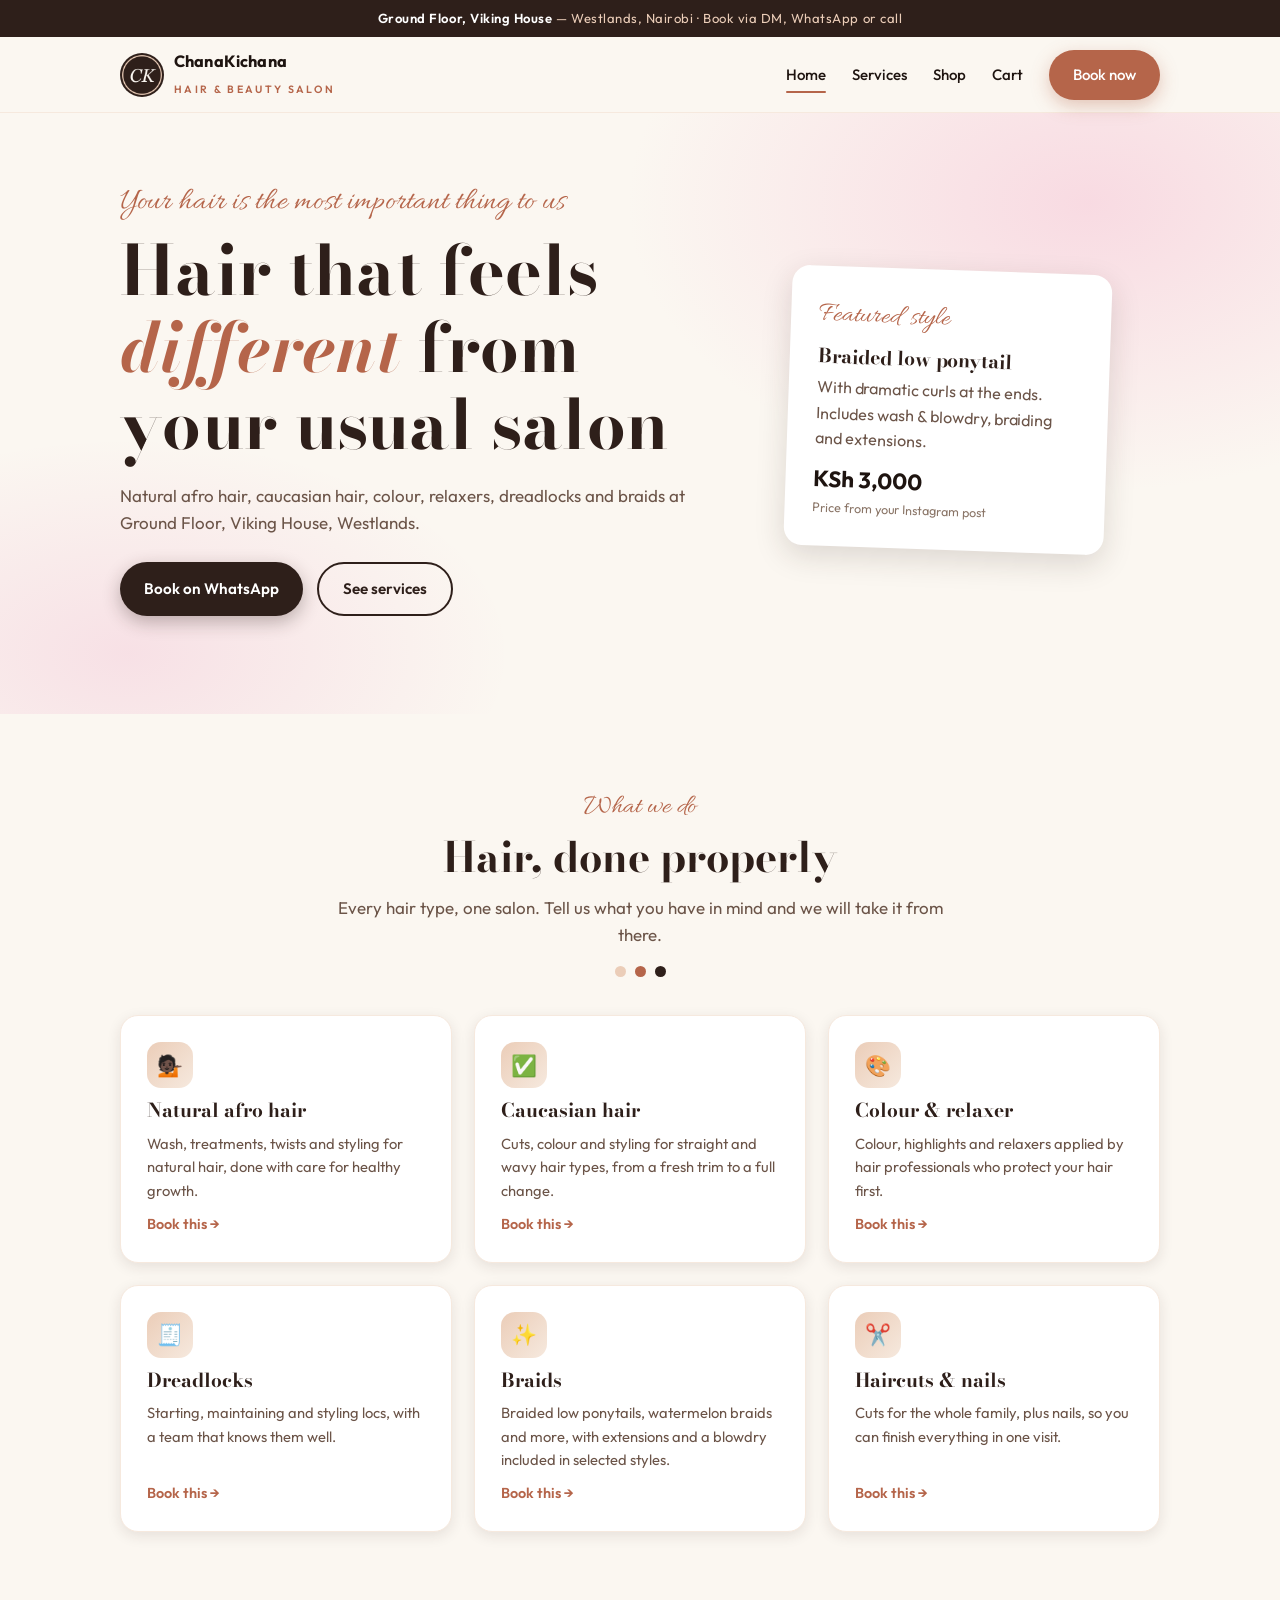
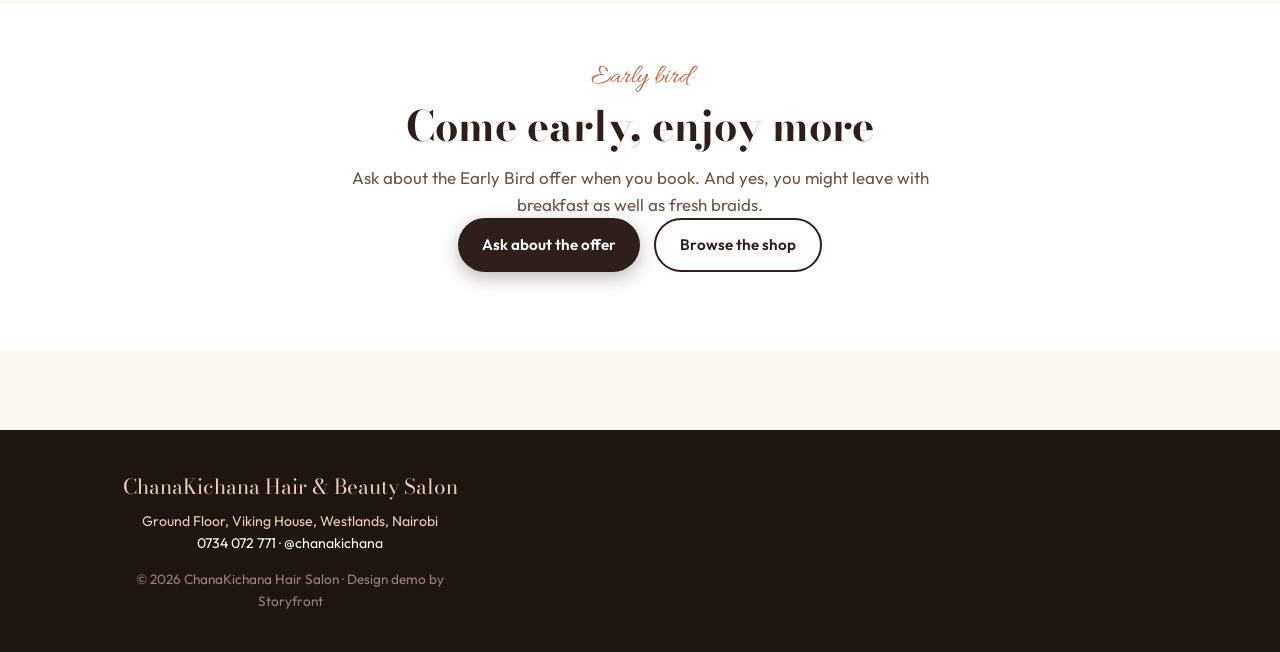
<file: index.html>
<!DOCTYPE html>
<html lang="en">
<head>
<meta charset="UTF-8">
<meta name="viewport" content="width=device-width, initial-scale=1.0">
<title>ChanaKichana Hair &amp; Beauty Salon | Westlands, Nairobi</title>
<meta name="description" content="Natural afro and caucasian hair, colour, relaxers, dreadlocks, braids and haircuts at Viking House, Westlands. Book via DM, WhatsApp or call.">
<link rel="icon" type="image/png" sizes="32x32" href="assets/img/favicon-32.png">
<link rel="icon" type="image/png" sizes="64x64" href="assets/img/favicon-64.png">
<link rel="apple-touch-icon" href="assets/img/favicon-180.png">
<link rel="preconnect" href="https://fonts.googleapis.com">
<link rel="preconnect" href="https://fonts.gstatic.com" crossorigin>
<link href="https://fonts.googleapis.com/css2?family=Bodoni+Moda:ital,wght@0,600;0,700;1,600&family=Outfit:wght@400;500;600;700&family=Allura&display=swap" rel="stylesheet">
<link rel="stylesheet" href="assets/css/style.css">
</head>
<body>
<div class="announce"><strong>Ground Floor, Viking House</strong> &mdash; Westlands, Nairobi &middot; Book via DM, WhatsApp or call</div>
<header class="site-header">
  <div class="header-in">
    <a class="brand" href="index.html">
      <img src="assets/img/logo-mark.png" alt="ChanaKichana logo">
      <span>
        <span class="brand-name">ChanaKichana</span><br>
        <span class="brand-sub">Hair &amp; Beauty Salon</span>
      </span>
    </a>
    <nav class="nav" id="nav">
      <button class="nav-close" aria-label="Close menu">&times;</button>
      <a href="index.html" class="active">Home</a>
      <a href="services.html">Services</a>
      <a href="shop.html">Shop</a>
      <a href="coming-soon.html" class="nav-cart">Cart</a>
      <a href="book.html" class="btn btn-magenta">Book now</a>
    </nav>
    <button class="nav-toggle" aria-label="Open menu"><span></span><span></span><span></span></button>
  </div>
</header>
<section class="hero">
  <div class="hero-in">
    <div class="hero-copy">
      <span class="eyebrow">Your hair is the most important thing to us</span>
      <h1>Hair that feels <em>different</em> from your usual salon</h1>
      <p class="lead">Natural afro hair, caucasian hair, colour, relaxers, dreadlocks and braids at Ground Floor, Viking House, Westlands.</p>
      <div class="hero-ctas">
        <a class="btn btn-wa" href="https://wa.me/254734072771?text=Hello%20ChanaKichana%20Hair%20Salon!%20I%27d%20like%20to%20book%20an%20appointment." target="_blank" rel="noopener">Book on WhatsApp</a>
        <a class="btn btn-ghost" href="services.html">See services</a>
      </div>
    </div>
    <div class="polaroids" aria-hidden="false" style="display:grid;place-items:center">
      <div style="background:#fff;border-radius:18px;padding:28px;max-width:320px;box-shadow:0 10px 30px rgba(46,31,26,.15);transform:rotate(2deg)">
        <span class="eyebrow">Featured style</span>
        <h3 style="font-family:var(--font-display);margin:8px 0">Braided low ponytail</h3>
        <p style="color:#6B5448">With dramatic curls at the ends. Includes wash &amp; blowdry, braiding and extensions.</p>
        <p style="font-size:1.4rem;font-weight:700;margin-top:10px">KSh 3,000</p>
        <p style="font-size:.78rem;color:#8a7567">Price from your Instagram post</p>
      </div>
    </div>
  </div>
</section>

<section class="section">
  <div class="wrap center reveal">
    <span class="eyebrow">What we do</span>
    <h2>Hair, done properly</h2>
    <p class="lead">Every hair type, one salon. Tell us what you have in mind and we will take it from there.</p>
    <div class="dots"><i></i><i></i><i></i></div>
  </div>
  <div class="wrap"><div class="cards"><div class="card reveal"><div class="ic">&#128129;&#127999;</div><h3>Natural afro hair</h3><p>Wash, treatments, twists and styling for natural hair, done with care for healthy growth.</p><a class="more" href="book.html">Book this &rarr;</a></div><div class="card reveal"><div class="ic">&#9989;</div><h3>Caucasian hair</h3><p>Cuts, colour and styling for straight and wavy hair types, from a fresh trim to a full change.</p><a class="more" href="book.html">Book this &rarr;</a></div><div class="card reveal"><div class="ic">&#127912;</div><h3>Colour &amp; relaxer</h3><p>Colour, highlights and relaxers applied by hair professionals who protect your hair first.</p><a class="more" href="book.html">Book this &rarr;</a></div><div class="card reveal"><div class="ic">&#129534;</div><h3>Dreadlocks</h3><p>Starting, maintaining and styling locs, with a team that knows them well.</p><a class="more" href="book.html">Book this &rarr;</a></div><div class="card reveal"><div class="ic">&#10024;</div><h3>Braids</h3><p>Braided low ponytails, watermelon braids and more, with extensions and a blowdry included in selected styles.</p><a class="more" href="book.html">Book this &rarr;</a></div><div class="card reveal"><div class="ic">&#9986;&#65039;</div><h3>Haircuts &amp; nails</h3><p>Cuts for the whole family, plus nails, so you can finish everything in one visit.</p><a class="more" href="book.html">Book this &rarr;</a></div></div></div>
</section>

<section class="section-tight" style="background:#fff">
  <div class="wrap center reveal">
    <span class="eyebrow">Early bird</span>
    <h2>Come early, enjoy more</h2>
    <p class="lead">Ask about the Early Bird offer when you book. And yes, you might leave with breakfast as well as fresh braids.</p>
    <div class="hero-ctas" style="justify-content:center"><a class="btn btn-wa" href="https://wa.me/254734072771?text=Hello%20ChanaKichana%20Hair%20Salon!%20I%27d%20like%20to%20book%20an%20appointment." target="_blank" rel="noopener">Ask about the offer</a><a class="btn btn-ghost" href="shop.html">Browse the shop</a></div>
  </div>
</section>
<footer class="site-footer" style="background:#1E1410;color:#EBCDB8;padding:40px 20px;text-align:center">
  <div class="wrap">
    <p style="font-family:var(--font-display);font-size:1.3rem;margin-bottom:6px">ChanaKichana Hair &amp; Beauty Salon</p>
    <p>Ground Floor, Viking House, Westlands, Nairobi</p>
    <p><a href="tel:+254734072771" style="color:#fff">0734 072 771</a> &middot; <a href="https://www.instagram.com/chanakichana/" target="_blank" rel="noopener" style="color:#fff">@chanakichana</a></p>
    <p style="opacity:.6;font-size:.85rem;margin-top:14px">&copy; <span id="yr">2026</span> ChanaKichana Hair Salon &middot; Design demo by Storyfront</p>
  </div>
</footer>
<script src="assets/js/main.js"></script>
</body>
</html>
</file>
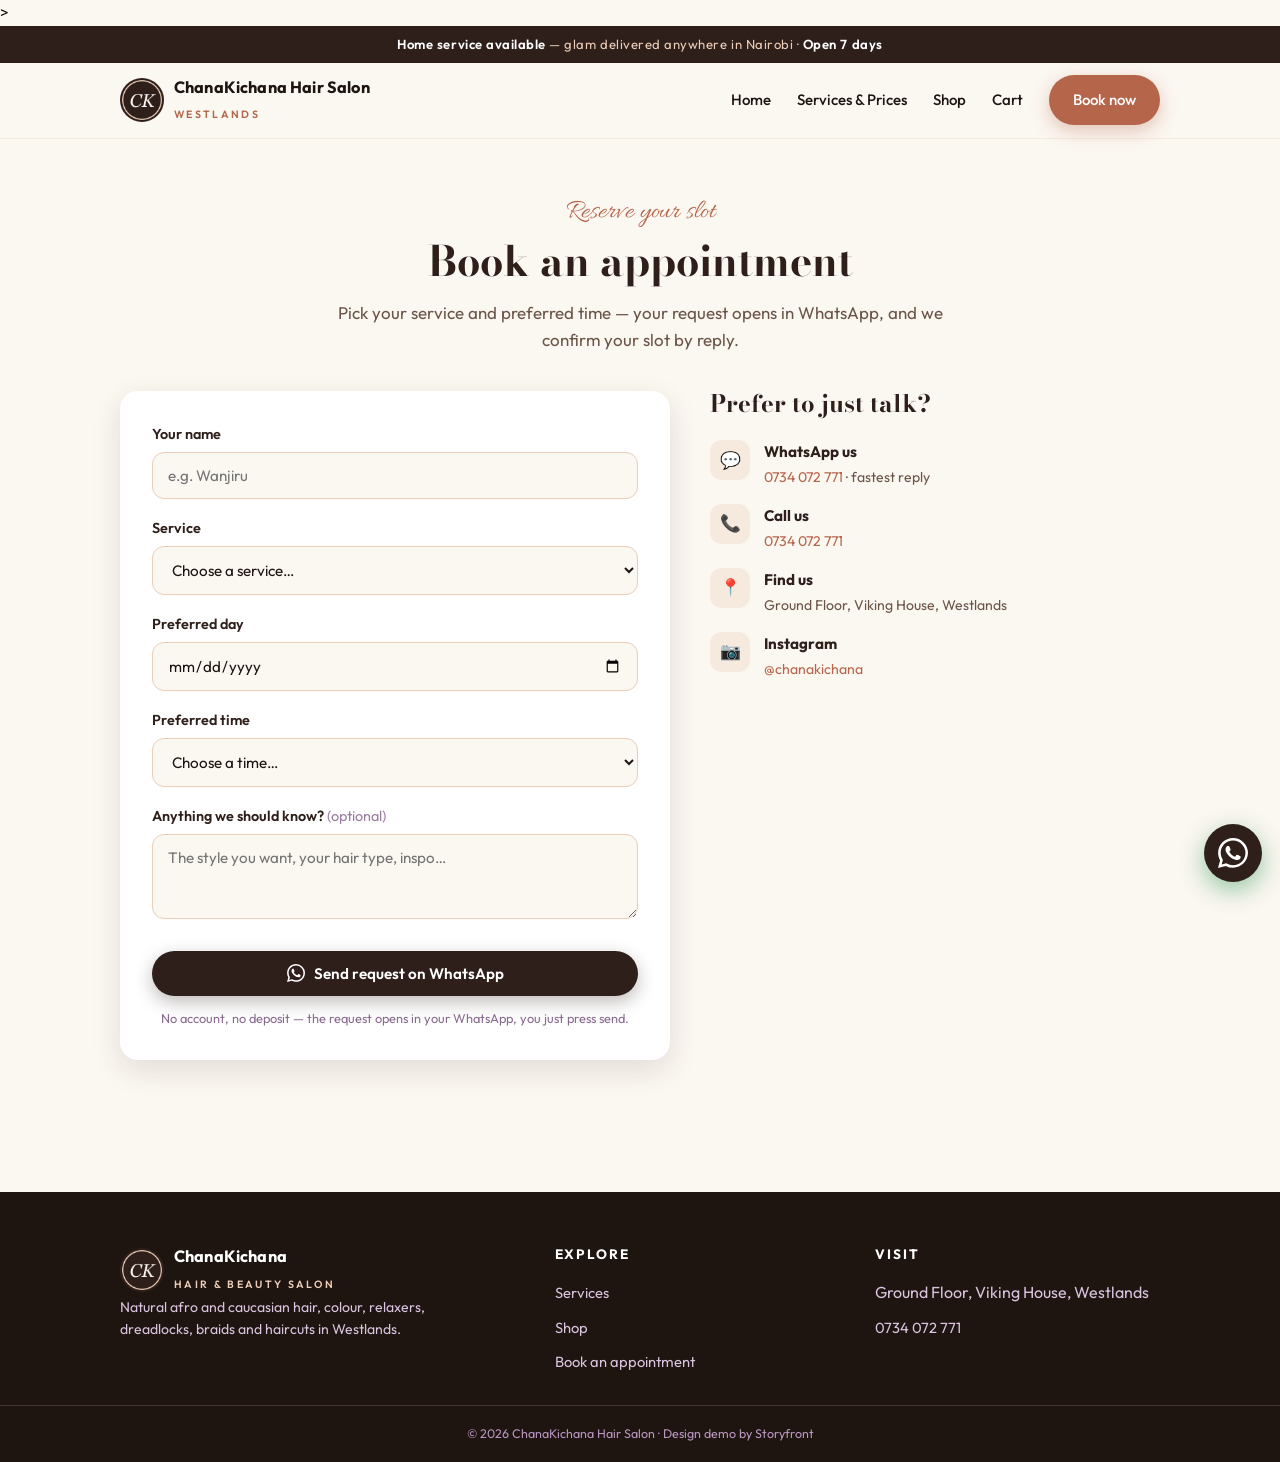
<file: book.html>
<!DOCTYPE html>
<html lang="en">
<head>
<meta charset="UTF-8">
<meta name="viewport" content="width=device-width, initial-scale=1.0">
<title>Book | ChanaKichana Hair &amp; Beauty Salon</title>
<meta name="description" content="Book your hair appointment at ChanaKichana, Viking House, Westlands, on WhatsApp.">>
<link rel="icon" type="image/png" sizes="32x32" href="assets/img/favicon-32.png">
<link rel="icon" type="image/png" sizes="64x64" href="assets/img/favicon-64.png">
<link rel="apple-touch-icon" href="assets/img/favicon-180.png">
<link rel="preconnect" href="https://fonts.googleapis.com">
<link rel="preconnect" href="https://fonts.gstatic.com" crossorigin>
<link href="https://fonts.googleapis.com/css2?family=Bodoni+Moda:ital,wght@0,600;0,700;1,600&family=Outfit:wght@400;500;600;700&family=Allura&display=swap" rel="stylesheet">
<link rel="stylesheet" href="assets/css/style.css">
</head>
<body>

<div class="announce"><strong>Home service available</strong> — glam delivered anywhere in Nairobi · <strong>Open 7 days</strong></div>

<header class="site-header">
  <div class="header-in">
    <a class="brand" href="index.html">
      <img src="assets/img/logo-mark.png" alt="ChanaKichana Hair Salon logo">
      <span>
        <span class="brand-name">ChanaKichana Hair Salon</span><br>
        <span class="brand-sub">Westlands</span>
      </span>
    </a>
    <nav class="nav" id="nav">
      <button class="nav-close" aria-label="Close menu">&times;</button>
      <a href="index.html">Home</a>
      <a href="services.html">Services &amp; Prices</a>
      <a href="shop.html">Shop</a>
      <a href="coming-soon.html" class="nav-cart">Cart</a>
      <a href="book.html" class="btn btn-magenta">Book now</a>
    </nav>
    <button class="nav-toggle" aria-label="Open menu"><span></span><span></span><span></span></button>
  </div>
</header>

<section class="section-tight">
  <div class="wrap center reveal">
    <span class="eyebrow">Reserve your slot</span>
    <h2>Book an appointment</h2>
    <p class="lead">Pick your service and preferred time — your request opens in WhatsApp, and we confirm your slot by reply.</p>
  </div>
  <div class="wrap">
    <div class="book-grid">
      <div class="form-card reveal">
        <form id="booking-form">
          <label for="bk-name">Your name</label>
          <input id="bk-name" type="text" placeholder="e.g. Wanjiru" required>

          <label for="bk-service">Service</label>
          <select id="bk-service" required>
            <option value="" disabled selected>Choose a service&hellip;</option><option>Braids</option><option>Natural hair wash &amp; treatment</option><option>Colour or relaxer</option><option>Dreadlocks</option><option>Haircut</option><option>Nails</option></select>

          <label for="bk-date">Preferred day</label>
          <input id="bk-date" type="date" required>

          <label for="bk-time">Preferred time</label>
          <select id="bk-time" required>
            <option value="" disabled selected>Choose a time…</option>
            <option>Morning (8am – 11am)</option>
            <option>Midday (11am – 2pm)</option>
            <option>Afternoon (2pm – 5pm)</option>
            <option>Evening (5pm – 8pm)</option>
          </select>

          <label for="bk-notes">Anything we should know? <span style="font-weight:400;color:#9a7ba0">(optional)</span></label>
          <textarea id="bk-notes" rows="3" placeholder="The style you want, your hair type, inspo…"></textarea>

          <button type="submit" class="btn btn-wa"><svg width="18" height="18" viewBox="0 0 24 24" fill="currentColor"><path d="M17.5 14.4c-.3-.15-1.76-.87-2.03-.97-.27-.1-.47-.15-.67.15-.2.3-.77.97-.94 1.17-.17.2-.35.22-.65.07-.3-.15-1.26-.46-2.4-1.48-.89-.79-1.49-1.77-1.66-2.07-.17-.3-.02-.46.13-.61.14-.13.3-.35.45-.52.15-.17.2-.3.3-.5.1-.2.05-.37-.02-.52-.08-.15-.68-1.63-.93-2.23-.24-.58-.49-.5-.67-.51h-.57c-.2 0-.52.07-.8.37-.27.3-1.04 1.02-1.04 2.5 0 1.47 1.07 2.9 1.22 3.1.15.2 2.1 3.2 5.1 4.49.71.3 1.27.49 1.7.63.72.23 1.37.2 1.88.12.58-.09 1.76-.72 2.01-1.42.25-.7.25-1.29.17-1.42-.07-.12-.27-.2-.57-.35zM12.05 21.8h-.01a9.87 9.87 0 0 1-5.03-1.38l-.36-.21-3.74.98 1-3.64-.24-.37a9.83 9.83 0 0 1-1.51-5.26c0-5.44 4.43-9.87 9.89-9.87a9.82 9.82 0 0 1 6.98 2.9 9.82 9.82 0 0 1 2.9 6.99c0 5.44-4.44 9.86-9.88 9.86zm8.4-18.27A11.8 11.8 0 0 0 12.04 0C5.46 0 .1 5.35.1 11.92c0 2.1.55 4.15 1.6 5.96L0 24l6.28-1.65a11.93 11.93 0 0 0 5.76 1.47h.01c6.58 0 11.93-5.35 11.93-11.93a11.86 11.86 0 0 0-3.53-8.36z"/></svg> Send request on WhatsApp</button>
          <p class="form-hint">No account, no deposit — the request opens in your WhatsApp, you just press send.</p>
        </form>
      </div>
      <div class="visit-info reveal">
        <h2 style="font-size:1.5rem">Prefer to just talk?</h2>
        <div class="info-rows">
          <div class="info-row"><div class="ic">&#128172;</div><div><b>WhatsApp us</b><span><a href="https://wa.me/254734072771?text=Hello%20ChanaKichana%20Hair%20Salon!%20I%27d%20like%20to%20book%20an%20appointment." target="_blank" rel="noopener">0734 072 771</a> &middot; fastest reply</span></div></div>
          <div class="info-row"><div class="ic">&#128222;</div><div><b>Call us</b><span><a href="tel:+254734072771">0734 072 771</a></span></div></div>
          <div class="info-row"><div class="ic">&#128205;</div><div><b>Find us</b><span>Ground Floor, Viking House, Westlands</span></div></div>
          <div class="info-row"><div class="ic">&#128247;</div><div><b>Instagram</b><span><a href="https://www.instagram.com/chanakichana/" target="_blank" rel="noopener">@chanakichana</a></span></div></div>
        </div>
      </div>
    </div>
  </div>
</section>

<footer class="site-footer"><div class="footer-in"><div><a class="brand" href="index.html"><img src="assets/img/logo-mark.png" alt=""><span><span class="brand-name">ChanaKichana</span><br><span class="brand-sub">Hair &amp; Beauty Salon</span></span></a><p>Natural afro and caucasian hair, colour, relaxers, dreadlocks, braids and haircuts in Westlands.</p></div><div><h4>Explore</h4><ul><li><a href="services.html">Services</a></li><li><a href="shop.html">Shop</a></li><li><a href="book.html">Book an appointment</a></li></ul></div><div><h4>Visit</h4><ul><li>Ground Floor, Viking House, Westlands</li><li><a href="tel:+254734072771">0734 072 771</a></li></ul></div></div><div class="copyright">&copy; <span data-year></span> ChanaKichana Hair Salon &middot; Design demo by Storyfront</div></footer>

<a class="wa-float" href="https://wa.me/254734072771?text=Hello%20ChanaKichana%20Hair%20Salon!%20I%27d%20like%20to%20book%20an%20appointment." target="_blank" rel="noopener" aria-label="Chat on WhatsApp">
  <svg width="30" height="30" viewBox="0 0 24 24" fill="#fff"><path d="M17.5 14.4c-.3-.15-1.76-.87-2.03-.97-.27-.1-.47-.15-.67.15-.2.3-.77.97-.94 1.17-.17.2-.35.22-.65.07-.3-.15-1.26-.46-2.4-1.48-.89-.79-1.49-1.77-1.66-2.07-.17-.3-.02-.46.13-.61.14-.13.3-.35.45-.52.15-.17.2-.3.3-.5.1-.2.05-.37-.02-.52-.08-.15-.68-1.63-.93-2.23-.24-.58-.49-.5-.67-.51h-.57c-.2 0-.52.07-.8.37-.27.3-1.04 1.02-1.04 2.5 0 1.47 1.07 2.9 1.22 3.1.15.2 2.1 3.2 5.1 4.49.71.3 1.27.49 1.7.63.72.23 1.37.2 1.88.12.58-.09 1.76-.72 2.01-1.42.25-.7.25-1.29.17-1.42-.07-.12-.27-.2-.57-.35zM12.05 21.8h-.01a9.87 9.87 0 0 1-5.03-1.38l-.36-.21-3.74.98 1-3.64-.24-.37a9.83 9.83 0 0 1-1.51-5.26c0-5.44 4.43-9.87 9.89-9.87a9.82 9.82 0 0 1 6.98 2.9 9.82 9.82 0 0 1 2.9 6.99c0 5.44-4.44 9.86-9.88 9.86zm8.4-18.27A11.8 11.8 0 0 0 12.04 0C5.46 0 .1 5.35.1 11.92c0 2.1.55 4.15 1.6 5.96L0 24l6.28-1.65a11.93 11.93 0 0 0 5.76 1.47h.01c6.58 0 11.93-5.35 11.93-11.93a11.86 11.86 0 0 0-3.53-8.36z"/></svg>
</a>

<script src="assets/js/main.js"></script>
</body>
</html>
</file>
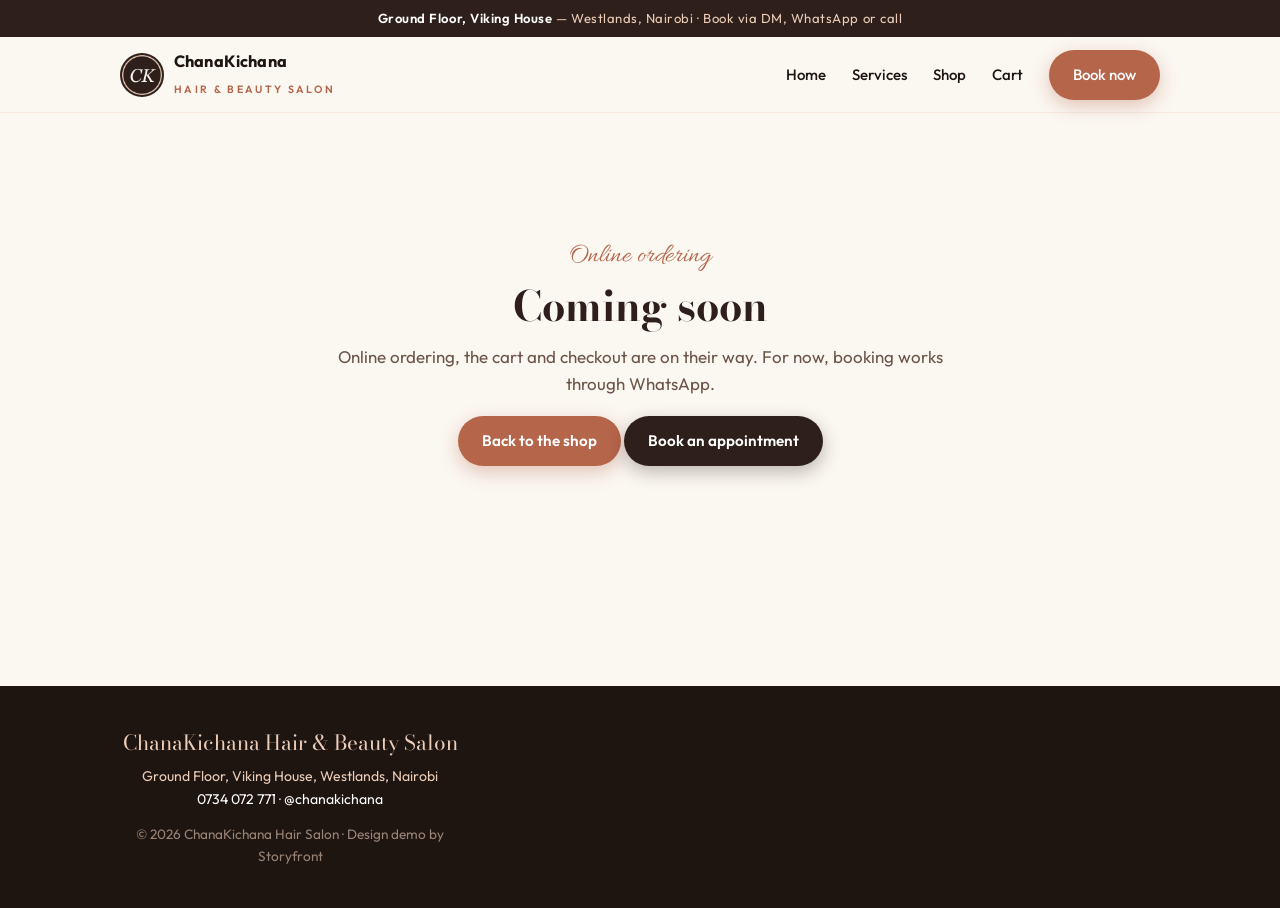
<file: coming-soon.html>
<!DOCTYPE html>
<html lang="en">
<head>
<meta charset="UTF-8">
<meta name="viewport" content="width=device-width, initial-scale=1.0">
<title>Coming soon | ChanaKichana Hair &amp; Beauty Salon</title>
<meta name="description" content="Hair products from ChanaKichana, Westlands.">
<link rel="icon" type="image/png" sizes="32x32" href="assets/img/favicon-32.png">
<link rel="icon" type="image/png" sizes="64x64" href="assets/img/favicon-64.png">
<link rel="apple-touch-icon" href="assets/img/favicon-180.png">
<link rel="preconnect" href="https://fonts.googleapis.com">
<link rel="preconnect" href="https://fonts.gstatic.com" crossorigin>
<link href="https://fonts.googleapis.com/css2?family=Bodoni+Moda:ital,wght@0,600;0,700;1,600&family=Outfit:wght@400;500;600;700&family=Allura&display=swap" rel="stylesheet">
<link rel="stylesheet" href="assets/css/style.css">
</head>
<body>
<div class="announce"><strong>Ground Floor, Viking House</strong> &mdash; Westlands, Nairobi &middot; Book via DM, WhatsApp or call</div>
<header class="site-header">
  <div class="header-in">
    <a class="brand" href="index.html">
      <img src="assets/img/logo-mark.png" alt="ChanaKichana logo">
      <span>
        <span class="brand-name">ChanaKichana</span><br>
        <span class="brand-sub">Hair &amp; Beauty Salon</span>
      </span>
    </a>
    <nav class="nav" id="nav">
      <button class="nav-close" aria-label="Close menu">&times;</button>
      <a href="index.html">Home</a>
      <a href="services.html">Services</a>
      <a href="shop.html" >Shop</a>
      <a href="coming-soon.html" class="nav-cart">Cart</a>
      <a href="book.html" class="btn btn-magenta">Book now</a>
    </nav>
    <button class="nav-toggle" aria-label="Open menu"><span></span><span></span><span></span></button>
  </div>
</header>
<section class="section-tight"><div class="wrap center" style="padding:70px 0"><span class="eyebrow">Online ordering</span><h2>Coming soon</h2><p class="lead">Online ordering, the cart and checkout are on their way. For now, booking works through WhatsApp.</p><p style="margin:18px 0"><a class="btn btn-magenta" href="shop.html">Back to the shop</a> <a class="btn btn-wa" href="book.html">Book an appointment</a></p></div></section>
<footer class="site-footer" style="background:#1E1410;color:#EBCDB8;padding:40px 20px;text-align:center">
  <div class="wrap">
    <p style="font-family:var(--font-display);font-size:1.3rem;margin-bottom:6px">ChanaKichana Hair &amp; Beauty Salon</p>
    <p>Ground Floor, Viking House, Westlands, Nairobi</p>
    <p><a href="tel:+254734072771" style="color:#fff">0734 072 771</a> &middot; <a href="https://www.instagram.com/chanakichana/" target="_blank" rel="noopener" style="color:#fff">@chanakichana</a></p>
    <p style="opacity:.6;font-size:.85rem;margin-top:14px">&copy; <span id="yr">2026</span> ChanaKichana Hair Salon &middot; Design demo by Storyfront</p>
  </div>
</footer>
<script src="assets/js/main.js"></script>
</body>
</html>
</file>
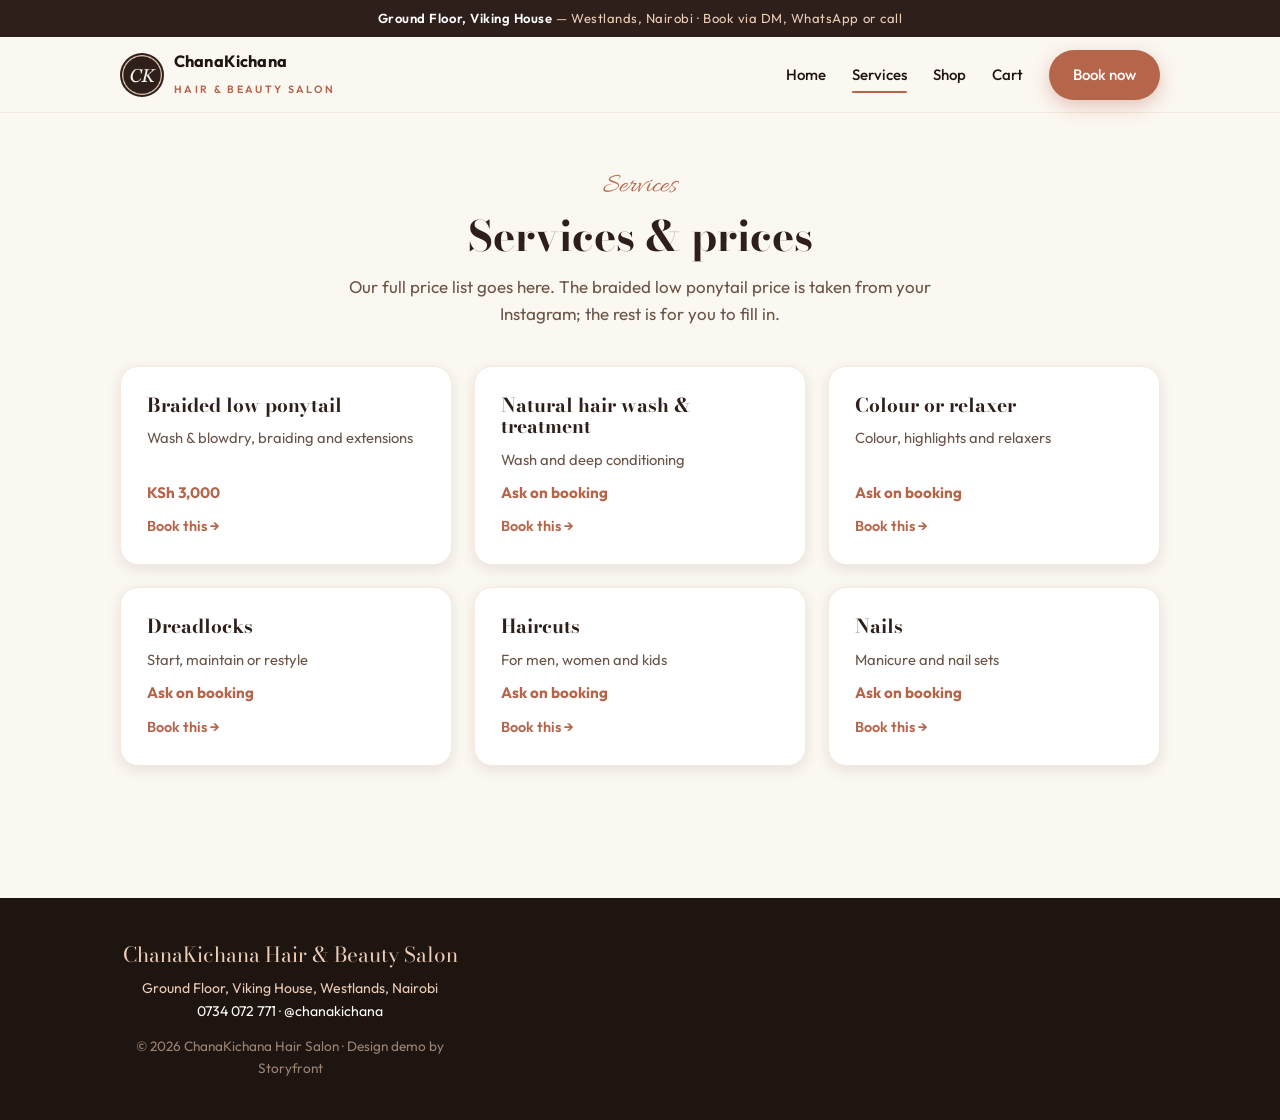
<file: services.html>
<!DOCTYPE html>
<html lang="en">
<head>
<meta charset="UTF-8">
<meta name="viewport" content="width=device-width, initial-scale=1.0">
<title>Services | ChanaKichana Hair &amp; Beauty Salon</title>
<meta name="description" content="Hair, braids, colour, relaxers, dreadlocks, haircuts and nails at ChanaKichana, Viking House, Westlands.">
<link rel="icon" type="image/png" sizes="32x32" href="assets/img/favicon-32.png">
<link rel="icon" type="image/png" sizes="64x64" href="assets/img/favicon-64.png">
<link rel="apple-touch-icon" href="assets/img/favicon-180.png">
<link rel="preconnect" href="https://fonts.googleapis.com">
<link rel="preconnect" href="https://fonts.gstatic.com" crossorigin>
<link href="https://fonts.googleapis.com/css2?family=Bodoni+Moda:ital,wght@0,600;0,700;1,600&family=Outfit:wght@400;500;600;700&family=Allura&display=swap" rel="stylesheet">
<link rel="stylesheet" href="assets/css/style.css">
</head>
<body>
<div class="announce"><strong>Ground Floor, Viking House</strong> &mdash; Westlands, Nairobi &middot; Book via DM, WhatsApp or call</div>
<header class="site-header">
  <div class="header-in">
    <a class="brand" href="index.html">
      <img src="assets/img/logo-mark.png" alt="ChanaKichana logo">
      <span>
        <span class="brand-name">ChanaKichana</span><br>
        <span class="brand-sub">Hair &amp; Beauty Salon</span>
      </span>
    </a>
    <nav class="nav" id="nav">
      <button class="nav-close" aria-label="Close menu">&times;</button>
      <a href="index.html">Home</a>
      <a href="services.html" class="active">Services</a>
      <a href="shop.html">Shop</a>
      <a href="coming-soon.html" class="nav-cart">Cart</a>
      <a href="book.html" class="btn btn-magenta">Book now</a>
    </nav>
    <button class="nav-toggle" aria-label="Open menu"><span></span><span></span><span></span></button>
  </div>
</header>
<section class="section-tight">
  <div class="wrap center reveal">
    <span class="eyebrow">Services</span>
    <h2>Services &amp; prices</h2>
    <p class="lead">Our full price list goes here. The braided low ponytail price is taken from your Instagram; the rest is for you to fill in.</p>
  </div>
  <div class="wrap"><div class="cards"><div class="card reveal"><h3>Braided low ponytail</h3><p>Wash &amp; blowdry, braiding and extensions</p><span class="from">KSh 3,000</span><a class="more" href="book.html">Book this &rarr;</a></div><div class="card reveal"><h3>Natural hair wash &amp; treatment</h3><p>Wash and deep conditioning</p><span class="from">Ask on booking</span><a class="more" href="book.html">Book this &rarr;</a></div><div class="card reveal"><h3>Colour or relaxer</h3><p>Colour, highlights and relaxers</p><span class="from">Ask on booking</span><a class="more" href="book.html">Book this &rarr;</a></div><div class="card reveal"><h3>Dreadlocks</h3><p>Start, maintain or restyle</p><span class="from">Ask on booking</span><a class="more" href="book.html">Book this &rarr;</a></div><div class="card reveal"><h3>Haircuts</h3><p>For men, women and kids</p><span class="from">Ask on booking</span><a class="more" href="book.html">Book this &rarr;</a></div><div class="card reveal"><h3>Nails</h3><p>Manicure and nail sets</p><span class="from">Ask on booking</span><a class="more" href="book.html">Book this &rarr;</a></div></div></div>
</section>
<footer class="site-footer" style="background:#1E1410;color:#EBCDB8;padding:40px 20px;text-align:center">
  <div class="wrap">
    <p style="font-family:var(--font-display);font-size:1.3rem;margin-bottom:6px">ChanaKichana Hair &amp; Beauty Salon</p>
    <p>Ground Floor, Viking House, Westlands, Nairobi</p>
    <p><a href="tel:+254734072771" style="color:#fff">0734 072 771</a> &middot; <a href="https://www.instagram.com/chanakichana/" target="_blank" rel="noopener" style="color:#fff">@chanakichana</a></p>
    <p style="opacity:.6;font-size:.85rem;margin-top:14px">&copy; <span id="yr">2026</span> ChanaKichana Hair Salon &middot; Design demo by Storyfront</p>
  </div>
</footer>
<script src="assets/js/main.js"></script>
</body>
</html>
</file>
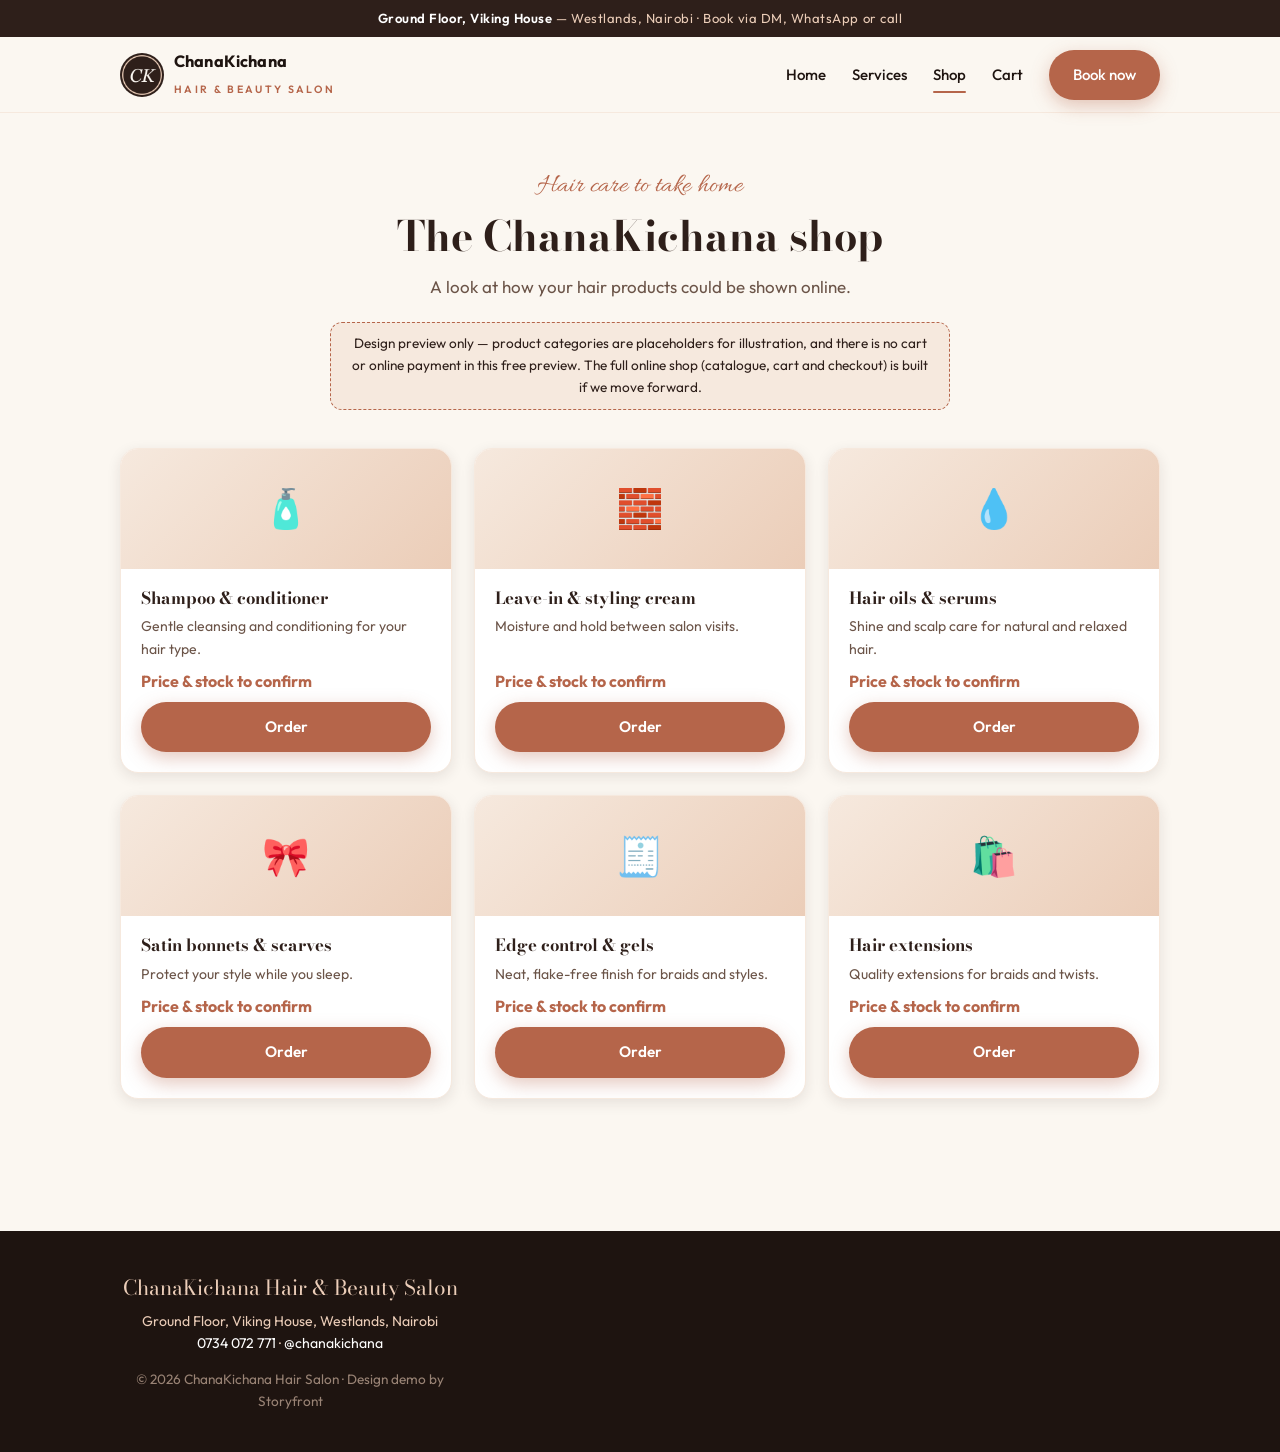
<file: shop.html>
<!DOCTYPE html>
<html lang="en">
<head>
<meta charset="UTF-8">
<meta name="viewport" content="width=device-width, initial-scale=1.0">
<title>Shop | ChanaKichana Hair &amp; Beauty Salon</title>
<meta name="description" content="Hair products from ChanaKichana, Westlands.">
<link rel="icon" type="image/png" sizes="32x32" href="assets/img/favicon-32.png">
<link rel="icon" type="image/png" sizes="64x64" href="assets/img/favicon-64.png">
<link rel="apple-touch-icon" href="assets/img/favicon-180.png">
<link rel="preconnect" href="https://fonts.googleapis.com">
<link rel="preconnect" href="https://fonts.gstatic.com" crossorigin>
<link href="https://fonts.googleapis.com/css2?family=Bodoni+Moda:ital,wght@0,600;0,700;1,600&family=Outfit:wght@400;500;600;700&family=Allura&display=swap" rel="stylesheet">
<link rel="stylesheet" href="assets/css/style.css">
</head>
<body>
<div class="announce"><strong>Ground Floor, Viking House</strong> &mdash; Westlands, Nairobi &middot; Book via DM, WhatsApp or call</div>
<header class="site-header">
  <div class="header-in">
    <a class="brand" href="index.html">
      <img src="assets/img/logo-mark.png" alt="ChanaKichana logo">
      <span>
        <span class="brand-name">ChanaKichana</span><br>
        <span class="brand-sub">Hair &amp; Beauty Salon</span>
      </span>
    </a>
    <nav class="nav" id="nav">
      <button class="nav-close" aria-label="Close menu">&times;</button>
      <a href="index.html">Home</a>
      <a href="services.html">Services</a>
      <a href="shop.html" class="active">Shop</a>
      <a href="coming-soon.html" class="nav-cart">Cart</a>
      <a href="book.html" class="btn btn-magenta">Book now</a>
    </nav>
    <button class="nav-toggle" aria-label="Open menu"><span></span><span></span><span></span></button>
  </div>
</header>
<section class="section-tight">
  <div class="wrap center reveal">
    <span class="eyebrow">Hair care to take home</span>
    <h2>The ChanaKichana shop</h2>
    <p class="lead">A look at how your hair products could be shown online.</p>
    <div class="demo-note">Design preview only &mdash; product categories are placeholders for illustration, and there is no cart or online payment in this free preview. The full online shop (catalogue, cart and checkout) is built if we move forward.</div>
  </div>
  <div class="wrap"><div class="products"><div class="product reveal"><div class="ph">&#129524;</div><div class="pd"><h3>Shampoo &amp; conditioner</h3><p>Gentle cleansing and conditioning for your hair type.</p><span class="price">Price &amp; stock to confirm</span><a class="btn btn-magenta" href="coming-soon.html">Order</a></div></div><div class="product reveal"><div class="ph">&#129521;</div><div class="pd"><h3>Leave-in &amp; styling cream</h3><p>Moisture and hold between salon visits.</p><span class="price">Price &amp; stock to confirm</span><a class="btn btn-magenta" href="coming-soon.html">Order</a></div></div><div class="product reveal"><div class="ph">&#128167;</div><div class="pd"><h3>Hair oils &amp; serums</h3><p>Shine and scalp care for natural and relaxed hair.</p><span class="price">Price &amp; stock to confirm</span><a class="btn btn-magenta" href="coming-soon.html">Order</a></div></div><div class="product reveal"><div class="ph">&#127872;</div><div class="pd"><h3>Satin bonnets &amp; scarves</h3><p>Protect your style while you sleep.</p><span class="price">Price &amp; stock to confirm</span><a class="btn btn-magenta" href="coming-soon.html">Order</a></div></div><div class="product reveal"><div class="ph">&#129534;</div><div class="pd"><h3>Edge control &amp; gels</h3><p>Neat, flake-free finish for braids and styles.</p><span class="price">Price &amp; stock to confirm</span><a class="btn btn-magenta" href="coming-soon.html">Order</a></div></div><div class="product reveal"><div class="ph">&#128717;&#65039;</div><div class="pd"><h3>Hair extensions</h3><p>Quality extensions for braids and twists.</p><span class="price">Price &amp; stock to confirm</span><a class="btn btn-magenta" href="coming-soon.html">Order</a></div></div></div></div>
</section>
<footer class="site-footer" style="background:#1E1410;color:#EBCDB8;padding:40px 20px;text-align:center">
  <div class="wrap">
    <p style="font-family:var(--font-display);font-size:1.3rem;margin-bottom:6px">ChanaKichana Hair &amp; Beauty Salon</p>
    <p>Ground Floor, Viking House, Westlands, Nairobi</p>
    <p><a href="tel:+254734072771" style="color:#fff">0734 072 771</a> &middot; <a href="https://www.instagram.com/chanakichana/" target="_blank" rel="noopener" style="color:#fff">@chanakichana</a></p>
    <p style="opacity:.6;font-size:.85rem;margin-top:14px">&copy; <span id="yr">2026</span> ChanaKichana Hair Salon &middot; Design demo by Storyfront</p>
  </div>
</footer>
<script src="assets/js/main.js"></script>
</body>
</html>
</file>
<file: assets/css/style.css>
/* ============================================================
   URBAN GLAM HOUSE — demo site
   Brand tokens sampled from their own logo:
   Plum #2E1F1A · Magenta #E61B98 · Blush #EBCDB8
   Type: Bodoni Moda (display) · Outfit (body) · Allura (script accent)
   ============================================================ */

:root{
  --plum:#2E1F1A;
  --plum-ink:#1E1410;
  --magenta:#B5654A;
  --magenta-deep:#8F4A33;
  --blush:#EBCDB8;
  --blush-soft:#F6E9DE;
  --porcelain:#FBF7F1;
  --white:#FFFFFF;
  --wa:#2E1F1A;
  --wa-deep:#B5654A;
  --shadow:0 10px 30px rgba(46,31,26,.12);
  --shadow-sm:0 4px 14px rgba(46,31,26,.10);
  --radius:18px;
  --font-display:"Bodoni Moda", Georgia, serif;
  --font-body:"Outfit", -apple-system, "Segoe UI", sans-serif;
  --font-script:"Allura", cursive;
}

*{margin:0;padding:0;box-sizing:border-box}
html{scroll-behavior:smooth}
@media (prefers-reduced-motion: reduce){
  html{scroll-behavior:auto}
  *,*::before,*::after{animation:none!important;transition:none!important}
}

body{
  font-family:var(--font-body);
  background:var(--porcelain);
  color:var(--plum-ink);
  line-height:1.6;
  font-size:16px;
  -webkit-font-smoothing:antialiased;
}

img{max-width:100%;display:block}
a{color:var(--magenta);text-decoration:none}
a:focus-visible,button:focus-visible{outline:3px solid var(--magenta);outline-offset:2px;border-radius:6px}

.wrap{max-width:1080px;margin:0 auto;padding:0 20px}

/* ---------- announcement bar ---------- */
.announce{
  background:var(--plum);
  color:var(--blush);
  text-align:center;
  font-size:.82rem;
  letter-spacing:.04em;
  padding:8px 16px;
}
.announce strong{color:#fff;font-weight:600}

/* ---------- header ---------- */
.site-header{
  position:sticky;top:0;z-index:50;
  background:rgba(251,247,241,.97);
  backdrop-filter:blur(10px);
  border-bottom:1px solid var(--blush-soft);
}
.header-in{
  display:flex;align-items:center;justify-content:space-between;
  padding:12px 20px;max-width:1080px;margin:0 auto;gap:12px;
}
.brand{display:flex;align-items:center;gap:10px;color:var(--plum-ink)}
.brand img{width:44px;height:44px;border-radius:50%}
.brand-name{font-weight:700;font-size:1.02rem;letter-spacing:.01em;line-height:1.1}
.brand-sub{font-size:.66rem;letter-spacing:.22em;color:var(--magenta);font-weight:600;text-transform:uppercase}

.nav{display:flex;align-items:center;gap:26px}
.nav a{color:var(--plum-ink);font-weight:500;font-size:.94rem;position:relative}
.nav a.active::after,.nav a:hover::after{
  content:"";position:absolute;left:0;right:0;bottom:-6px;height:2px;
  background:var(--magenta);border-radius:2px;
}
.nav .btn{color:#fff}
.nav .btn::after{display:none}

.nav-toggle{
  display:none;background:none;border:0;cursor:pointer;padding:8px;
}
.nav-toggle span{display:block;width:24px;height:2.5px;background:var(--plum);margin:5px 0;border-radius:2px;transition:.25s}

@media (max-width:840px){
  .site-header{backdrop-filter:none;-webkit-backdrop-filter:none}
  .nav-toggle{display:block;position:relative;z-index:70}
  .nav{
    position:fixed;inset:0;top:0;background:var(--porcelain);
    flex-direction:column;justify-content:center;gap:30px;
    transform:translateX(100%);visibility:hidden;transition:transform .28s ease,visibility 0s .28s;z-index:60;overflow-y:auto;
  }
  .nav.open{transform:translateX(0);visibility:visible;transition:transform .28s ease}
  body.menu-open{overflow:hidden}
  .nav a{font-size:1.3rem}
  .nav-close{position:absolute;top:20px;right:20px;background:none;border:0;font-size:2rem;color:var(--plum);cursor:pointer}
}
@media (min-width:841px){.nav-close{display:none}}

/* ---------- buttons ---------- */
.btn{
  display:inline-flex;align-items:center;gap:9px;
  padding:13px 24px;border-radius:999px;
  font-weight:600;font-size:.95rem;font-family:var(--font-body);
  border:0;cursor:pointer;transition:transform .15s ease, box-shadow .15s ease, background .15s;
}
.btn:hover{transform:translateY(-2px)}
.btn-magenta{background:var(--magenta);color:#fff;box-shadow:0 6px 18px rgba(181,101,74,.35)}
.btn-magenta:hover{background:var(--magenta-deep)}
.btn-wa{background:var(--wa);color:#fff;box-shadow:0 6px 18px rgba(46,31,26,.3)}
.btn-wa:hover{background:var(--wa-deep)}
.btn-ghost{background:transparent;color:var(--plum);border:2px solid var(--plum)}
.btn-ghost:hover{background:var(--plum);color:#fff}
.btn-light{background:#fff;color:var(--plum);box-shadow:var(--shadow-sm)}
.btn svg{flex-shrink:0}

/* ---------- section scaffolding ---------- */
.section{padding:72px 0}
.section-tight{padding:52px 0}
.eyebrow{
  font-family:var(--font-script);
  color:var(--magenta);
  font-size:1.7rem;
  display:block;margin-bottom:4px;
}
h1,h2,h3{font-family:var(--font-display);color:var(--plum);font-weight:700;line-height:1.12}
h2{font-size:clamp(1.8rem,4vw,2.6rem);margin-bottom:14px}
h3{font-size:1.2rem}
.lead{font-size:1.06rem;color:#6B5448;max-width:640px}
.center{text-align:center}
.center .lead{margin:0 auto}

/* polish-dot divider — the recurring brand motif */
.dots{display:flex;gap:9px;justify-content:center;margin:18px auto}
.dots i{width:11px;height:11px;border-radius:50%;display:block}
.dots i:nth-child(1){background:var(--blush)}
.dots i:nth-child(2){background:var(--magenta)}
.dots i:nth-child(3){background:var(--plum)}

/* ---------- hero (magazine cover) ---------- */
.hero{
  background:
    radial-gradient(60% 80% at 85% 15%, rgba(246,195,214,.55), transparent 60%),
    radial-gradient(50% 60% at 10% 90%, rgba(214,24,127,.10), transparent 60%),
    var(--porcelain);
  overflow:hidden;
}
.hero-in{
  display:grid;grid-template-columns:1.15fr .85fr;gap:40px;align-items:center;
  padding:64px 20px 72px;max-width:1080px;margin:0 auto;
}
.hero-copy .eyebrow{font-size:2rem}
.hero h1{
  font-size:clamp(2.6rem,6.2vw,4.3rem);
  letter-spacing:.005em;
  margin-bottom:18px;
}
.hero h1 em{font-style:italic;color:var(--magenta)}
.hero .lead{margin-bottom:26px}
.hero-ctas{display:flex;gap:14px;flex-wrap:wrap;margin-bottom:26px}
.cover-lines{display:flex;gap:22px;flex-wrap:wrap}
.cover-line{font-size:.85rem;color:#6B5448}
.cover-line b{display:block;font-family:var(--font-display);font-size:1.35rem;color:var(--plum)}
.cover-line .stars{color:var(--magenta);letter-spacing:2px}

/* polaroid fan */
.polaroids{position:relative;height:380px}
.polaroid{
  position:absolute;background:#fff;padding:10px 10px 30px;
  box-shadow:var(--shadow);border-radius:8px;width:160px;
}
.polaroid img{width:140px;height:150px;object-fit:cover;border-radius:4px}
.polaroid figcaption{font-size:.72rem;text-align:center;color:#8a6b90;margin-top:8px;font-weight:500}
.polaroid.p1{top:14px;left:6%;transform:rotate(-7deg)}
.polaroid.p2{top:64px;left:36%;transform:rotate(3deg);z-index:2}
.polaroid.p3{top:140px;left:62%;transform:rotate(9deg)}
@media (max-width:840px){
  .hero-in{grid-template-columns:1fr;padding:44px 20px 56px}
  .polaroids{height:300px;max-width:420px;margin:0 auto;width:100%}
  .polaroid{width:132px}
  .polaroid img{width:112px;height:122px}
  .polaroid.p3{left:56%}
}

/* ---------- trust strip ---------- */
.trust{background:var(--plum);color:var(--blush-soft)}
.trust-in{
  display:grid;grid-template-columns:repeat(4,1fr);gap:18px;
  padding:30px 20px;max-width:1080px;margin:0 auto;text-align:center;
}
.trust b{display:block;font-family:var(--font-display);font-size:1.6rem;color:#fff}
.trust span{font-size:.82rem;letter-spacing:.05em}
@media (max-width:700px){.trust-in{grid-template-columns:repeat(2,1fr)}}

/* ---------- service cards ---------- */
.cards{display:grid;grid-template-columns:repeat(3,1fr);gap:22px;margin-top:38px}
@media (max-width:900px){.cards{grid-template-columns:repeat(2,1fr)}}
@media (max-width:560px){.cards{grid-template-columns:1fr}}
.card{
  background:#fff;border-radius:var(--radius);padding:26px;
  box-shadow:var(--shadow-sm);border:1px solid var(--blush-soft);
  display:flex;flex-direction:column;gap:10px;
  transition:transform .18s ease, box-shadow .18s ease;
}
.card:hover{transform:translateY(-4px);box-shadow:var(--shadow)}
.card .ic{
  width:46px;height:46px;border-radius:14px;display:grid;place-items:center;
  background:linear-gradient(135deg,var(--blush),var(--blush-soft));
  font-size:1.3rem;
}
.card h3{margin-top:2px}
.card p{font-size:.92rem;color:#6B5448;flex-grow:1}
.card .from{font-weight:700;color:var(--magenta);font-size:.95rem}
.card .from small{color:#8a7567;font-weight:500}
.card a.more{font-weight:600;font-size:.9rem}

/* ---------- gallery ---------- */
.gallery{display:grid;grid-template-columns:1.6fr 1fr;gap:18px;margin-top:38px}
.gallery .big img{width:100%;height:100%;object-fit:cover;border-radius:var(--radius)}
.gallery .stack{display:grid;gap:18px}
.gallery .stack .row{display:grid;grid-template-columns:1fr 1fr;gap:18px}
.gallery .tile{
  background:#fff;border-radius:14px;padding:8px;box-shadow:var(--shadow-sm);
}
.gallery .tile img{width:100%;height:130px;object-fit:cover;border-radius:9px}
.gallery .tile figcaption{font-size:.74rem;color:#8a6b90;text-align:center;padding:6px 0 2px}
.gallery .note{
  background:linear-gradient(135deg,var(--plum),#6B3573);
  color:#fff;border-radius:14px;padding:20px;display:flex;flex-direction:column;justify-content:center;gap:6px;
}
.gallery .note b{font-family:var(--font-display);font-size:1.15rem}
.gallery .note span{font-size:.85rem;color:var(--blush)}
@media (max-width:760px){.gallery{grid-template-columns:1fr}}

/* ---------- reviews ---------- */
.reviews{display:grid;grid-template-columns:repeat(3,1fr);gap:22px;margin-top:38px}
@media (max-width:820px){.reviews{grid-template-columns:1fr}}
.review{
  background:#fff;border-radius:var(--radius);padding:26px;box-shadow:var(--shadow-sm);
  border-top:4px solid var(--magenta);
}
.review .stars{color:var(--magenta);letter-spacing:3px;margin-bottom:10px;font-size:.95rem}
.review p{font-size:.95rem;color:#4a3350;font-style:italic}
.review footer{margin-top:14px;font-size:.82rem;font-weight:600;color:var(--plum)}
.review footer span{display:block;font-weight:400;color:#8a7567}

/* ---------- shop teaser & product grid ---------- */
.products{display:grid;grid-template-columns:repeat(3,1fr);gap:22px;margin-top:38px}
@media (max-width:900px){.products{grid-template-columns:repeat(2,1fr)}}
@media (max-width:560px){.products{grid-template-columns:1fr}}
.product{
  background:#fff;border-radius:var(--radius);overflow:hidden;
  box-shadow:var(--shadow-sm);border:1px solid var(--blush-soft);
  display:flex;flex-direction:column;
}
.product .ph{
  height:120px;display:grid;place-items:center;font-size:2.4rem;
  background:linear-gradient(135deg,var(--blush-soft),var(--blush));
}
.product .pd{padding:20px;display:flex;flex-direction:column;gap:8px;flex-grow:1}
.product h3{font-size:1.05rem}
.product p{font-size:.88rem;color:#6B5448;flex-grow:1}
.product .price{font-weight:700;color:var(--magenta)}
.product .price small{color:#8a7567;font-weight:500}
.product .btn{justify-content:center}

/* ---------- banner (home service) ---------- */
.banner{
  background:linear-gradient(120deg,var(--plum) 0%,#7A2E6B 60%,var(--magenta) 130%);
  border-radius:calc(var(--radius) + 6px);
  color:#fff;padding:44px 36px;
  display:flex;align-items:center;justify-content:space-between;gap:26px;flex-wrap:wrap;
  box-shadow:var(--shadow);
}
.banner h2{color:#fff;margin-bottom:6px}
.banner .eyebrow{color:var(--blush)}
.banner p{color:var(--blush-soft);max-width:480px}

/* ---------- visit ---------- */
.visit{display:grid;grid-template-columns:1fr 1fr;gap:34px;align-items:center;margin-top:38px}
@media (max-width:820px){.visit{grid-template-columns:1fr}}
.map-card{border-radius:var(--radius);overflow:hidden;box-shadow:var(--shadow);position:relative;display:block}
.map-card img{width:100%}
.map-card span{
  position:absolute;bottom:12px;left:12px;background:var(--plum);color:#fff;
  font-size:.8rem;font-weight:600;padding:8px 14px;border-radius:999px;
}
.visit-info h2{margin-bottom:8px}
.info-rows{display:grid;gap:14px;margin:22px 0}
.info-row{display:flex;gap:14px;align-items:flex-start}
.info-row .ic{
  width:40px;height:40px;border-radius:12px;background:var(--blush-soft);
  display:grid;place-items:center;flex-shrink:0;font-size:1.05rem;
}
.info-row b{display:block;font-size:.95rem;color:var(--plum)}
.info-row span{font-size:.88rem;color:#6B5448}

/* ---------- menu (services page) ---------- */
.demo-note{
  background:var(--blush-soft);border:1px dashed var(--magenta);
  color:var(--plum);font-size:.85rem;border-radius:12px;
  padding:10px 16px;text-align:center;margin:22px auto 0;max-width:620px;
}
.menu-group{margin-top:46px}
.menu-group header{display:flex;align-items:baseline;justify-content:space-between;gap:14px;flex-wrap:wrap;border-bottom:2px solid var(--blush);padding-bottom:10px;margin-bottom:8px}
.menu-group header h2{margin-bottom:0;font-size:1.6rem}
.menu-group header .gwa{font-size:.88rem;font-weight:600}
.menu-item{
  display:flex;justify-content:space-between;gap:18px;align-items:baseline;
  padding:14px 4px;border-bottom:1px solid var(--blush-soft);
}
.menu-item .mi-name b{display:block;color:var(--plum);font-size:1rem;font-weight:600}
.menu-item .mi-name span{font-size:.85rem;color:#8a6b90}
.menu-item .mi-price{font-family:var(--font-display);font-weight:700;color:var(--magenta);white-space:nowrap;font-size:1.05rem}

/* ---------- about ---------- */
.split{display:grid;grid-template-columns:1fr 1fr;gap:40px;align-items:center}
@media (max-width:820px){.split{grid-template-columns:1fr}}
.split img{border-radius:var(--radius);box-shadow:var(--shadow)}
.mv{display:grid;grid-template-columns:1fr 1fr;gap:22px;margin-top:38px}
@media (max-width:700px){.mv{grid-template-columns:1fr}}
.mv .card b{font-family:var(--font-display);font-size:1.2rem;color:var(--plum)}
.programs{display:grid;grid-template-columns:repeat(3,1fr);gap:22px;margin-top:38px}
@media (max-width:860px){.programs{grid-template-columns:1fr}}
.tag{
  display:inline-block;background:var(--blush-soft);color:var(--magenta);
  font-size:.7rem;font-weight:700;letter-spacing:.08em;text-transform:uppercase;
  padding:4px 10px;border-radius:999px;
}

/* ---------- booking form ---------- */
.book-grid{display:grid;grid-template-columns:1.1fr .9fr;gap:40px;margin-top:38px;align-items:start}
@media (max-width:860px){.book-grid{grid-template-columns:1fr}}
.form-card{background:#fff;border-radius:var(--radius);padding:32px;box-shadow:var(--shadow)}
.form-card label{display:block;font-weight:600;font-size:.9rem;color:var(--plum);margin:18px 0 6px}
.form-card label:first-of-type{margin-top:0}
.form-card input,.form-card select,.form-card textarea{
  width:100%;padding:13px 15px;border-radius:12px;border:1.5px solid var(--blush);
  font-family:var(--font-body);font-size:.95rem;background:var(--porcelain);color:var(--plum-ink);
}
.form-card input:focus,.form-card select:focus,.form-card textarea:focus{
  outline:none;border-color:var(--magenta);box-shadow:0 0 0 3px rgba(214,24,127,.15);
}
.form-card .btn{width:100%;justify-content:center;margin-top:24px}
.form-hint{font-size:.8rem;color:#8a6b90;margin-top:12px;text-align:center}

/* ---------- footer ---------- */
.site-footer{background:var(--plum-ink);color:#D9C3DE;margin-top:80px}
.footer-in{
  max-width:1080px;margin:0 auto;padding:52px 20px 30px;
  display:grid;grid-template-columns:1.4fr 1fr 1fr;gap:36px;
}
@media (max-width:760px){.footer-in{grid-template-columns:1fr}}
.site-footer .brand{color:#fff}
.site-footer .brand-sub{color:var(--blush)}
.f-script{font-family:var(--font-script);color:var(--blush);font-size:1.6rem;margin:10px 0 4px}
.site-footer p{font-size:.88rem;max-width:340px}
.site-footer h4{color:#fff;font-size:.85rem;letter-spacing:.14em;text-transform:uppercase;margin-bottom:14px}
.site-footer ul{list-style:none;display:grid;gap:9px}
.site-footer ul a{color:#D9C3DE;font-size:.92rem}
.site-footer ul a:hover{color:#fff}
.copyright{
  border-top:1px solid rgba(246,195,214,.18);text-align:center;
  font-size:.78rem;padding:18px;color:#B995C0;
}

/* ---------- floating WhatsApp ---------- */
.wa-float{
  position:fixed;right:18px;bottom:18px;z-index:40;
  width:58px;height:58px;border-radius:50%;
  background:var(--wa);display:grid;place-items:center;
  box-shadow:0 8px 24px rgba(22,138,66,.45);
  transition:transform .15s;
}
.wa-float:hover{transform:scale(1.08)}

/* ---------- reveal ---------- */
.reveal{opacity:0;transform:translateY(22px);transition:opacity .6s ease,transform .6s ease}
.reveal.in{opacity:1;transform:none}
@media (prefers-reduced-motion:reduce){.reveal{opacity:1;transform:none}}

.btn-wa:hover{color:#fff}
.nav-cart{white-space:nowrap}
body.menu-open .nav-toggle{visibility:hidden}
</file>
